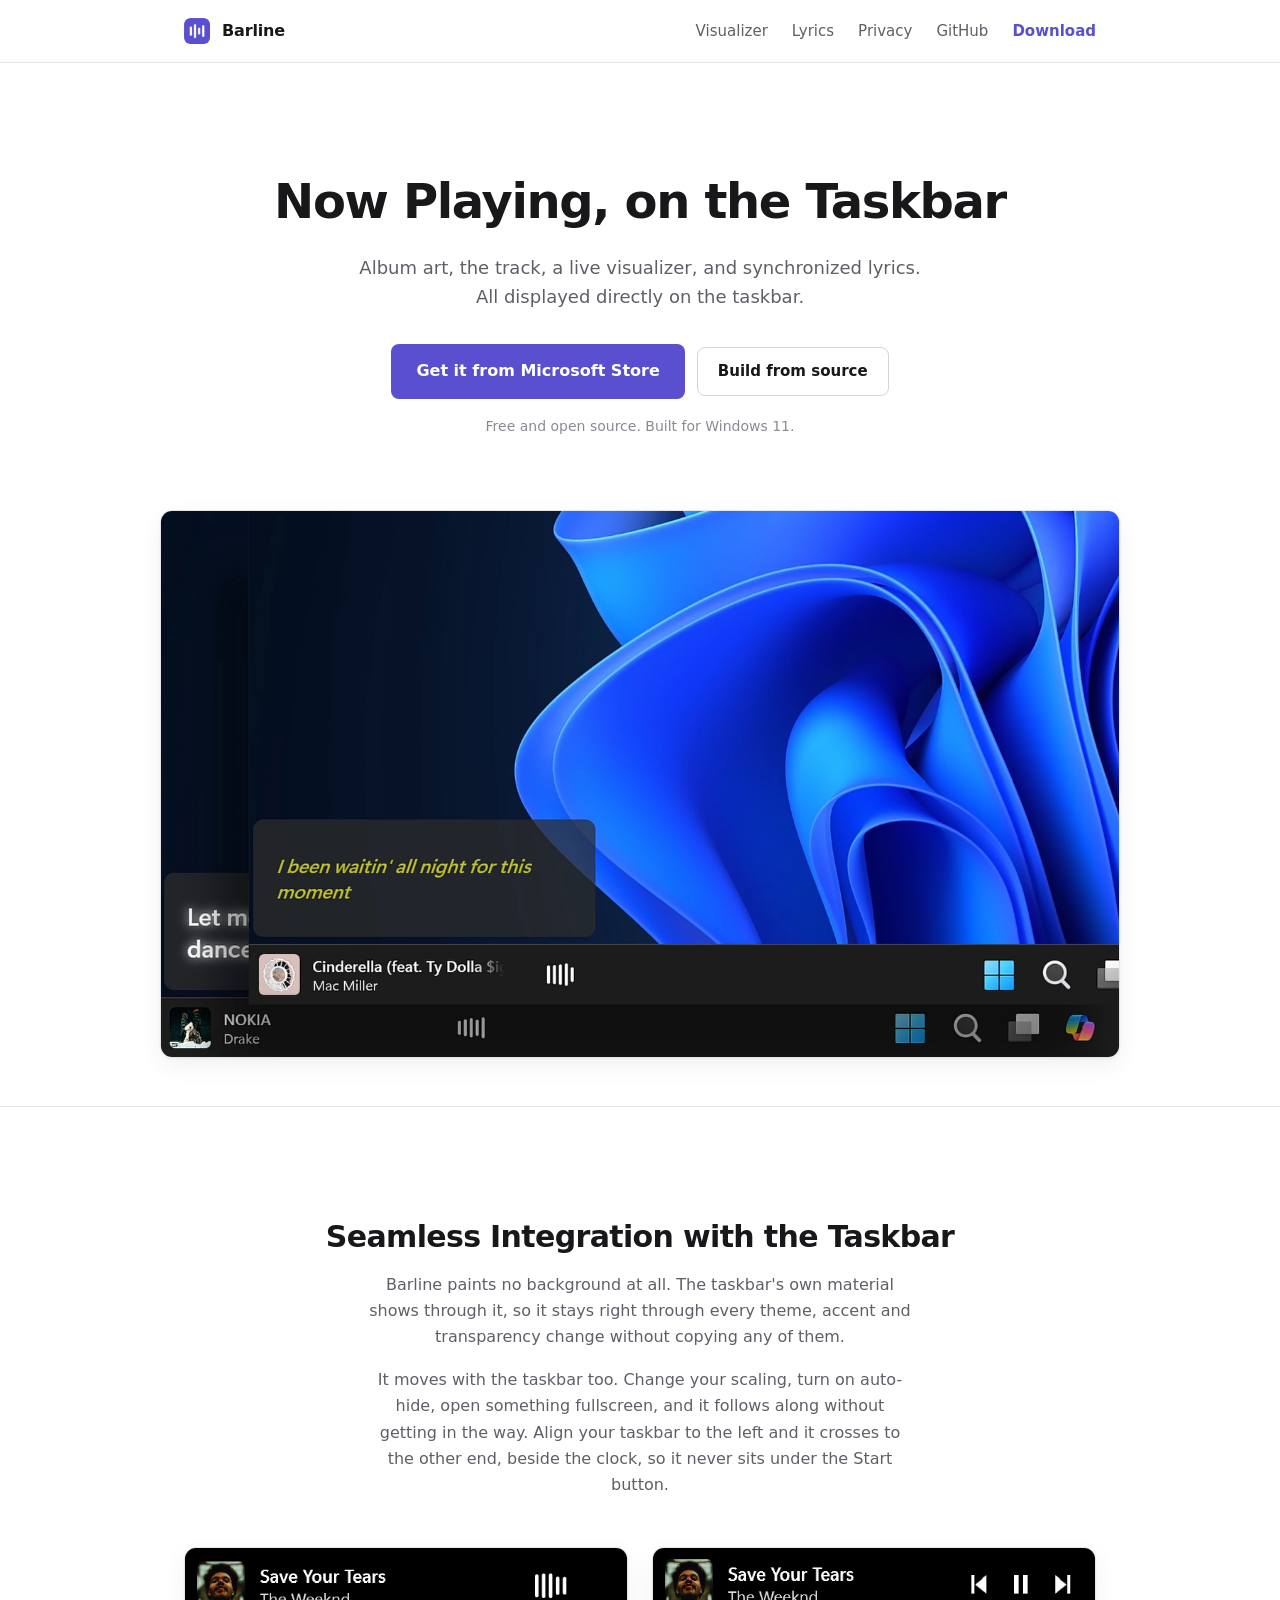
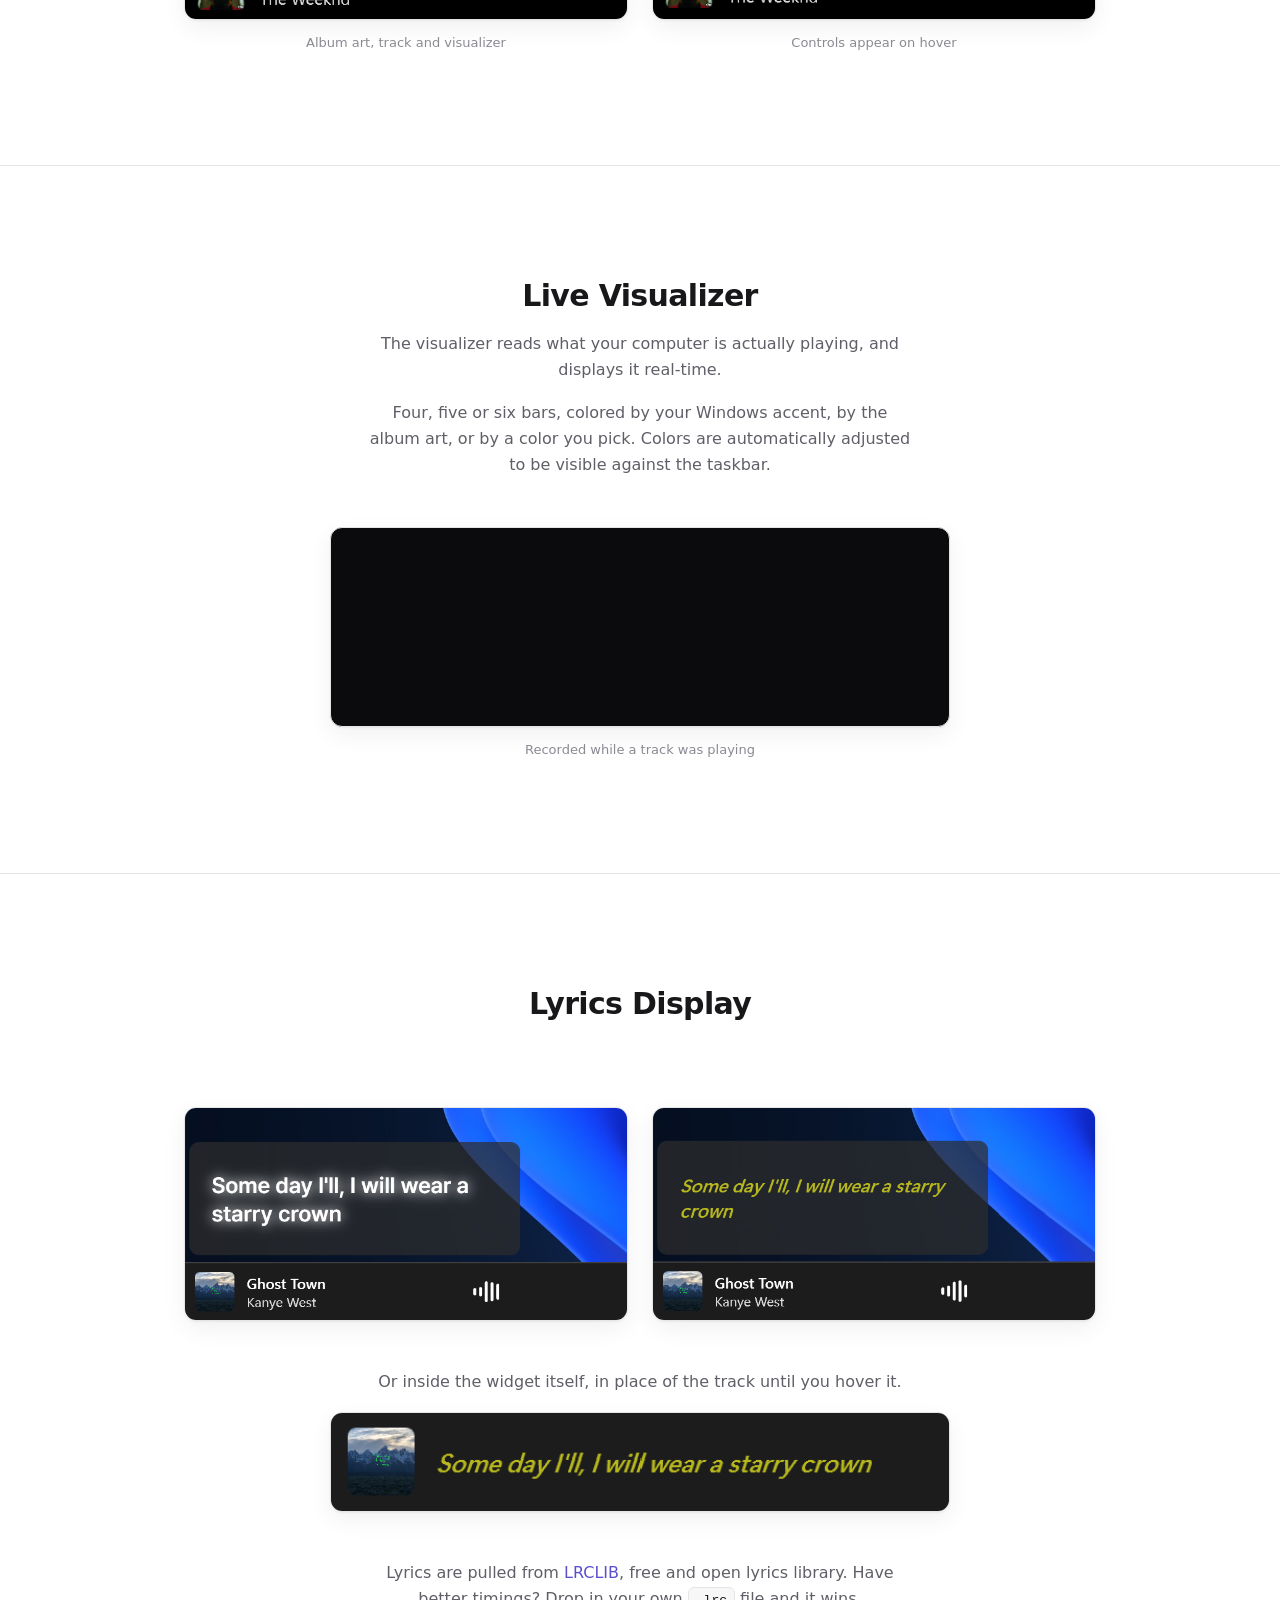
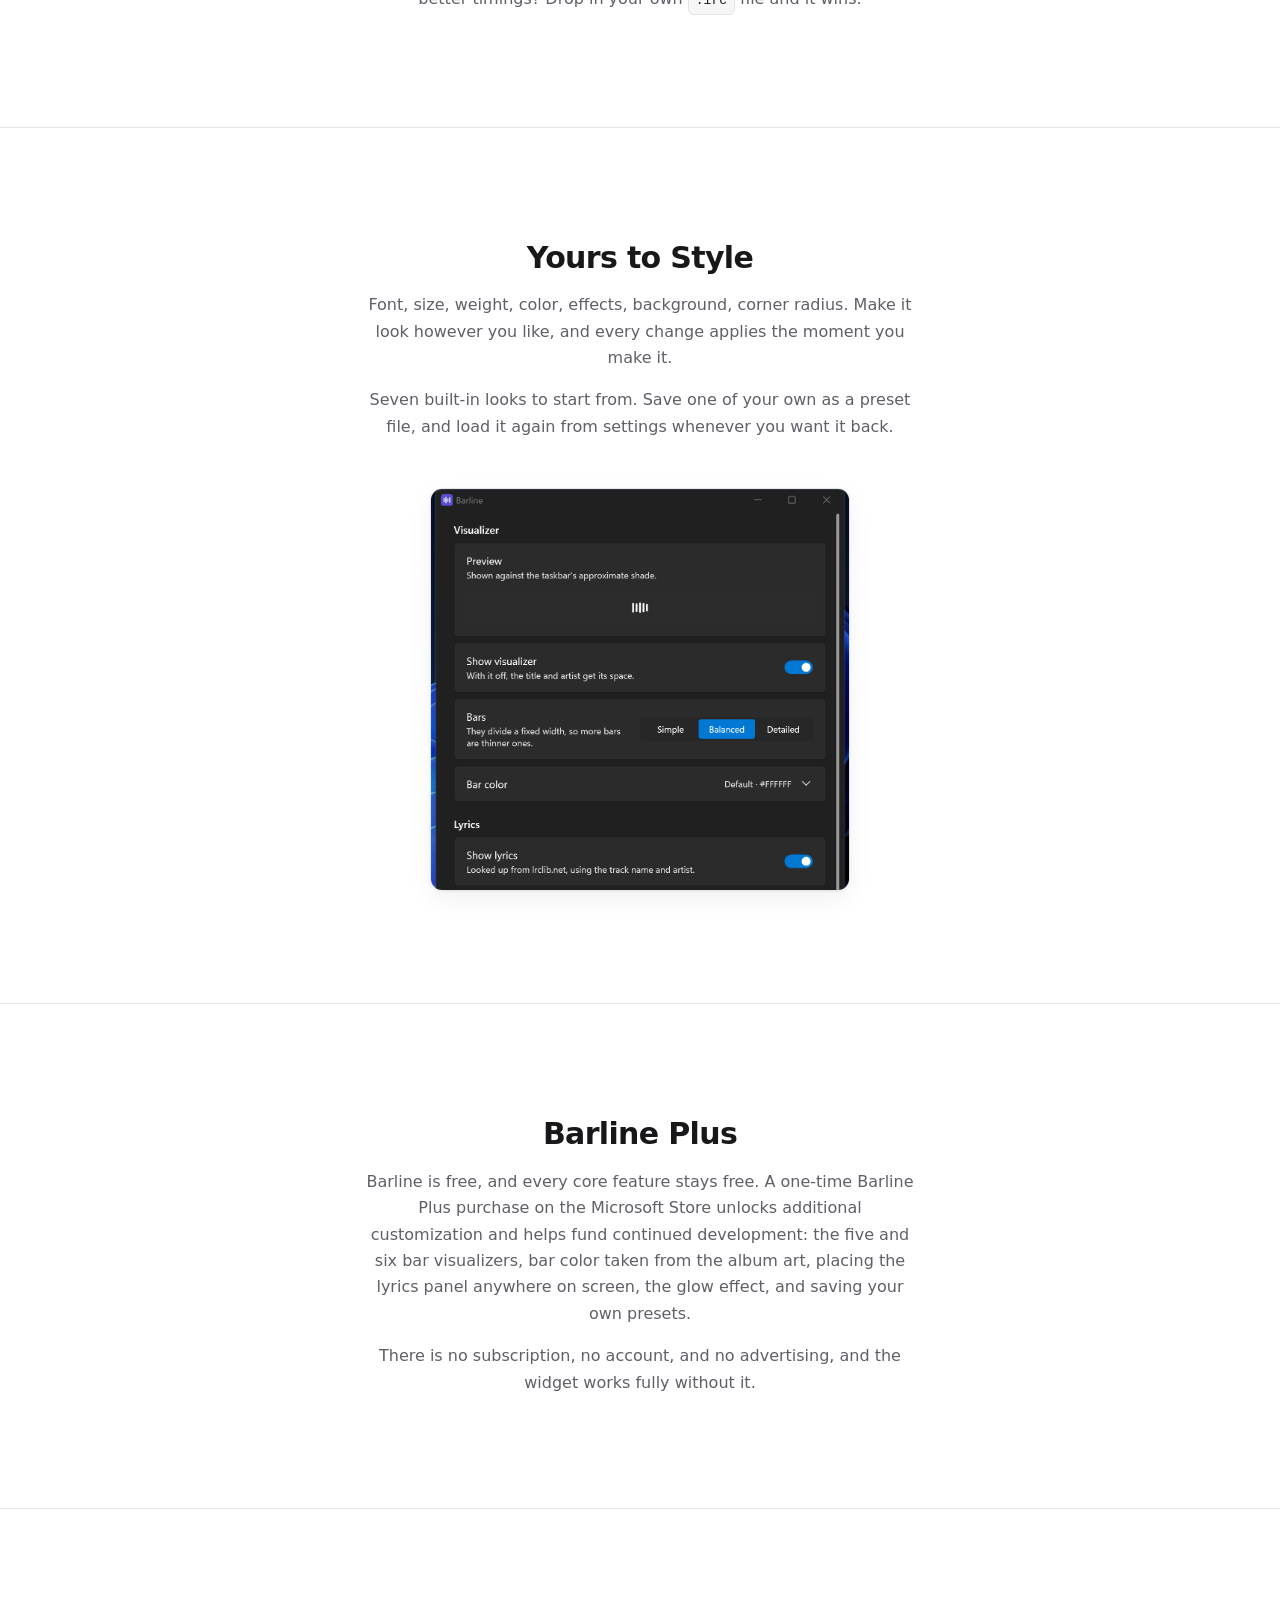
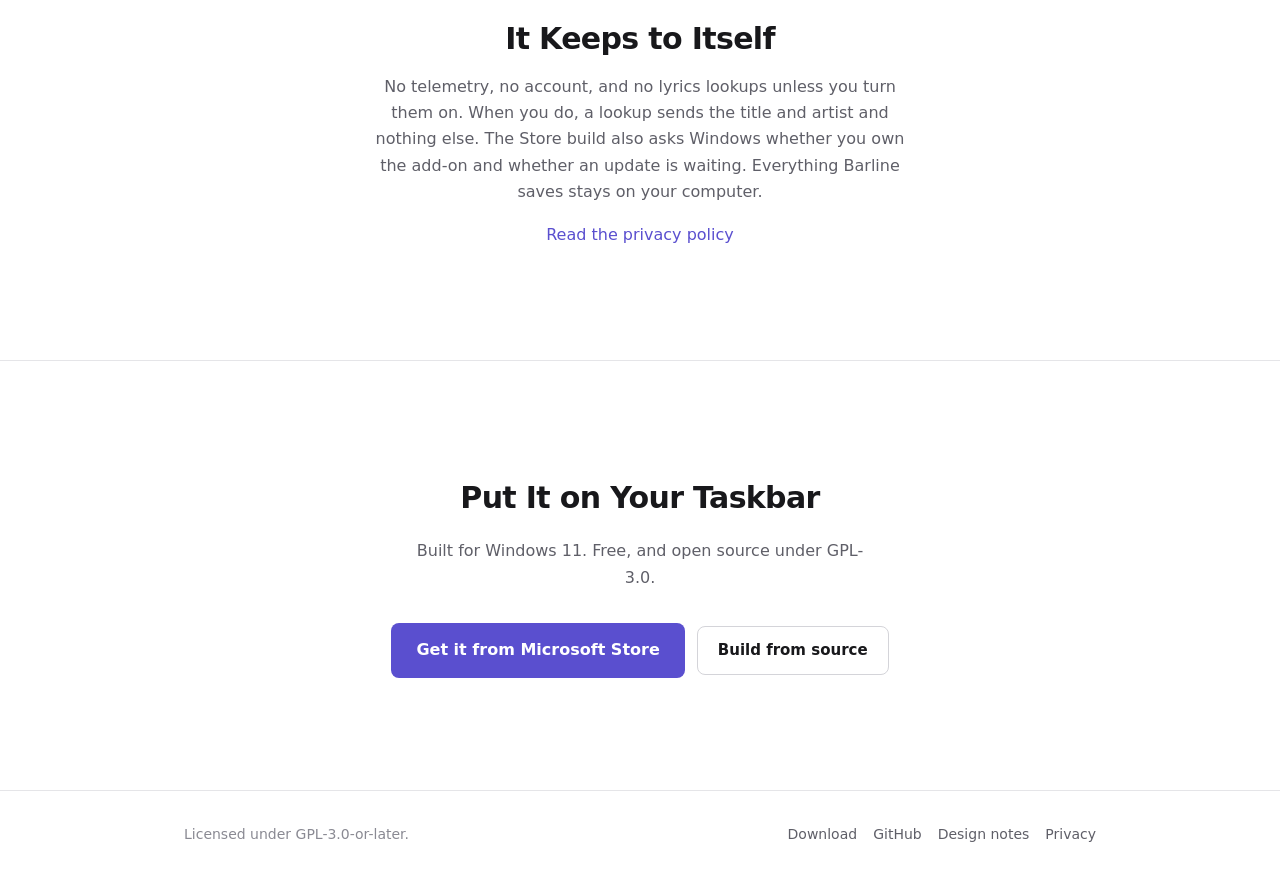
<file: site/index.html>
<!DOCTYPE html>
<html lang="en">

<head>
    <meta charset="utf-8">
    <meta name="viewport" content="width=device-width, initial-scale=1">
    <title>Barline · A now-playing widget for the Windows 11 taskbar</title>
    <meta name="description"
          content="Album art, the track, a live audio visualizer and word-by-word lyrics, on the Windows 11 taskbar. Free and open source.">
    <link rel="icon" href="img/icon.png">
    <link rel="stylesheet" href="style.css">

    <meta property="og:title" content="Barline">
    <meta property="og:description"
          content="A now-playing widget for the Windows 11 taskbar, with a live audio visualizer and synced lyrics.">
    <meta property="og:image" content="img/main-screenshot.png">
    <meta property="og:type" content="website">

    <!--
        Set before first paint, so nothing can appear and then be hidden again.
        Only when scripting is on and the reader has not asked for less motion:
        without both, the page stays as written and everything is visible.
    -->
    <script>
        if (!matchMedia("(prefers-reduced-motion: reduce)").matches) {
            document.documentElement.classList.add("reveal-on");
        }
    </script>
</head>

<body>

    <header>
        <div class="wrap bar">
            <a class="brand" href="./">
                <img src="img/icon.png" alt="">
                Barline
            </a>
            <nav>
                <a href="#visualizer">Visualizer</a>
                <a href="#lyrics">Lyrics</a>
                <a href="privacy.html">Privacy</a>
                <a href="https://github.com/madeitdisfar/Barline">GitHub</a>
                <a class="nav-cta" href="download.html">Download</a>
            </nav>
        </div>
    </header>

    <main>

        <div class="wrap hero">
            <h1>Now Playing, on the Taskbar</h1>
            <p class="lede">
                Album art, the track, a live visualizer, and synchronized lyrics.
                All displayed directly on the taskbar.
            </p>

            <div class="actions">
                <a class="btn btn-store"
                   href="https://apps.microsoft.com/detail/9MVWJBV9SBC4?cid=site-hero">
                    Get it from Microsoft Store
                </a>
                <a class="btn btn-secondary" href="download.html">Build from source</a>
            </div>

            <p class="note">Free and open source. Built for Windows 11.</p>

            <figure class="shot-hero fig-wide">
                <img class="shot" src="img/main-screenshot.png"
                     alt="Barline running on the Windows 11 taskbar">
            </figure>
        </div>

        <section id="taskbar">
            <div class="wrap">
                <h2>Seamless Integration with the Taskbar</h2>
                <p>
                    Barline paints no background at all. The taskbar's own material shows
                    through it, so it stays right through every theme, accent and
                    transparency change without copying any of them.
                </p>
                <p>
                    It moves with the taskbar too. Change your scaling, turn on auto-hide,
                    open something fullscreen, and it follows along without getting in the way.
                    Align your taskbar to the left and it crosses to the other end, beside
                    the clock, so it never sits under the Start button.
                </p>

                <div class="pair">
                    <figure>
                        <img class="shot" src="img/screenshot.png"
                             alt="Album art, title and artist on the taskbar">
                        <figcaption>Album art, track and visualizer</figcaption>
                    </figure>
                    <figure>
                        <img class="shot" src="img/screenshot-2.png"
                             alt="Transport controls shown on hover">
                        <figcaption>Controls appear on hover</figcaption>
                    </figure>
                </div>
            </div>
        </section>

        <section id="visualizer">
            <div class="wrap">
                <h2>Live Visualizer</h2>
                <p>
                    The visualizer reads what your computer is actually playing, and displays it real-time.
                </p>
                <p>
                    Four, five or six bars, colored by your Windows accent, by the album
                    art, or by a color you pick.
                    Colors are automatically adjusted to be visible against the taskbar.
                </p>

                <figure class="fig-strip">
                    <video class="shot clip" src="img/visualizer.mp4"
                           autoplay muted loop playsinline preload="metadata"
                           disablepictureinpicture
                           aria-label="The visualizer bars moving with music as it plays"></video>
                    <figcaption>Recorded while a track was playing</figcaption>
                </figure>
            </div>
        </section>

        <section id="lyrics">
            <div class="wrap">
                <h2>Lyrics Display</h2>
                <p>
                    Lyrics are displayed in a floating panel above the
                    taskbar, which you can move, resize and give a look you choose.
                </p>

                <div class="pair">
                    <figure>
                        <img class="shot" src="img/lyrics-panel.png"
                             alt="The lyrics panel above the taskbar">
                    </figure>
                    <figure>
                        <img class="shot" src="img/lyrics-panel-2.png"
                             alt="The lyrics panel in a different style">
                    </figure>
                </div>

                <p style="margin-top: var(--s7)">
                    Or inside the widget itself, in place of the track until you hover it.
                </p>

                <figure class="fig-strip">
                    <img class="shot" src="img/lyrics-inline.png"
                         alt="Lyrics shown inside the widget">
                </figure>

                <p style="margin-top: var(--s7); margin-bottom: 0">
                    Lyrics are pulled from <a href="https://lrclib.net">LRCLIB</a>, free and open lyrics library.
                    Have better timings? Drop in your own
                    <span class="path">.lrc</span> file and it wins.
                </p>
            </div>
        </section>

        <section id="settings">
            <div class="wrap">
                <h2>Yours to Style</h2>
                <p>
                    Font, size, weight, color, effects, background, corner radius. Make it
                    look however you like, and every change applies the moment you make it.
                </p>
                <p>
                    Seven built-in looks to start from. Save one of your own as a preset
                    file, and load it again from settings whenever you want it back.
                </p>

                <figure class="fig-tall">
                    <img class="shot" src="img/settings.png" alt="The Barline settings window">
                </figure>
            </div>
        </section>

        <section id="plus">
            <div class="wrap lead-only">
                <h2>Barline Plus</h2>
                <p>
                    Barline is free, and every core feature stays free. A one-time Barline
                    Plus purchase on the Microsoft Store unlocks additional customization
                    and helps fund continued development: the five and six bar visualizers,
                    bar color taken from the album art, placing the lyrics panel anywhere on
                    screen, the glow effect, and saving your own presets.
                </p>
                <p>
                    There is no subscription, no account, and no advertising, and the widget
                    works fully without it.
                </p>
            </div>
        </section>

        <section id="privacy-note">
            <div class="wrap lead-only">
                <h2>It Keeps to Itself</h2>
                <p>
                    No telemetry, no account, and no lyrics lookups unless you turn them on.
                    When you do, a lookup sends the title and artist and nothing else. The
                    Store build also asks Windows whether you own the add-on and whether an
                    update is waiting. Everything Barline saves stays on your computer.
                </p>
                <p style="margin-bottom: 0"><a href="privacy.html">Read the privacy policy</a></p>
            </div>
        </section>

        <div class="closing">
            <div class="wrap">
                <h2>Put It on Your Taskbar</h2>
                <p>Built for Windows 11. Free, and open source under GPL-3.0.</p>
                <div class="actions">
                    <a class="btn btn-store"
                       href="https://apps.microsoft.com/detail/9MVWJBV9SBC4?cid=site-cta">
                        Get it from Microsoft Store
                    </a>
                    <a class="btn btn-secondary" href="download.html">Build from source</a>
                </div>
            </div>
        </div>

    </main>

    <footer>
        <div class="wrap foot">
            <span>Licensed under GPL-3.0-or-later.</span>
            <nav>
                <a href="download.html">Download</a>
                <a href="https://github.com/madeitdisfar/Barline">GitHub</a>
                <a href="https://github.com/madeitdisfar/Barline/blob/main/docs/design.md">Design notes</a>
                <a href="privacy.html">Privacy</a>
            </nav>
        </div>
    </footer>

    <script>
        (function () {
            var root = document.documentElement;
            var still = matchMedia("(prefers-reduced-motion: reduce)").matches;

            // A clip that loops on its own is the one thing here that genuinely
            // moves, so it stops for anyone who has asked for less of that. The
            // section says what it shows, so nothing is lost holding it still.
            if (still) {
                var clips = document.querySelectorAll("video.clip");
                for (var c = 0; c < clips.length; c++) {
                    clips[c].removeAttribute("autoplay");
                    clips[c].pause();
                }
            }

            if (!root.classList.contains("reveal-on") || !window.IntersectionObserver) return;

            // Chosen here rather than marked up in the HTML, so the page reads as
            // content rather than as a list of things waiting to be animated.
            var items = document.querySelectorAll(
                "section h2, section p, section .pair, section figure, .closing h2, .closing p, .closing .actions"
            );

            var seen = new IntersectionObserver(function (entries) {
                entries.forEach(function (entry) {
                    if (!entry.isIntersecting) return;
                    entry.target.classList.add("shown");
                    // Once only. Re-running it on the way back up turns a page into
                    // something that will not sit still.
                    seen.unobserve(entry.target);
                });
            }, { rootMargin: "0px 0px -8% 0px", threshold: 0.05 });

            for (var i = 0; i < items.length; i++) {
                var item = items[i];

                // Anything already on screen is shown outright, with no starting
                // state to animate away from. Following a link straight to a
                // section, or reloading part way down, would otherwise land on
                // content that stays hidden until something scrolls.
                if (item.getBoundingClientRect().top < window.innerHeight) {
                    item.classList.add("reveal", "shown");
                    continue;
                }

                item.classList.add("reveal");
                seen.observe(item);
            }
        })();
    </script>

</body>

</html>
</file>
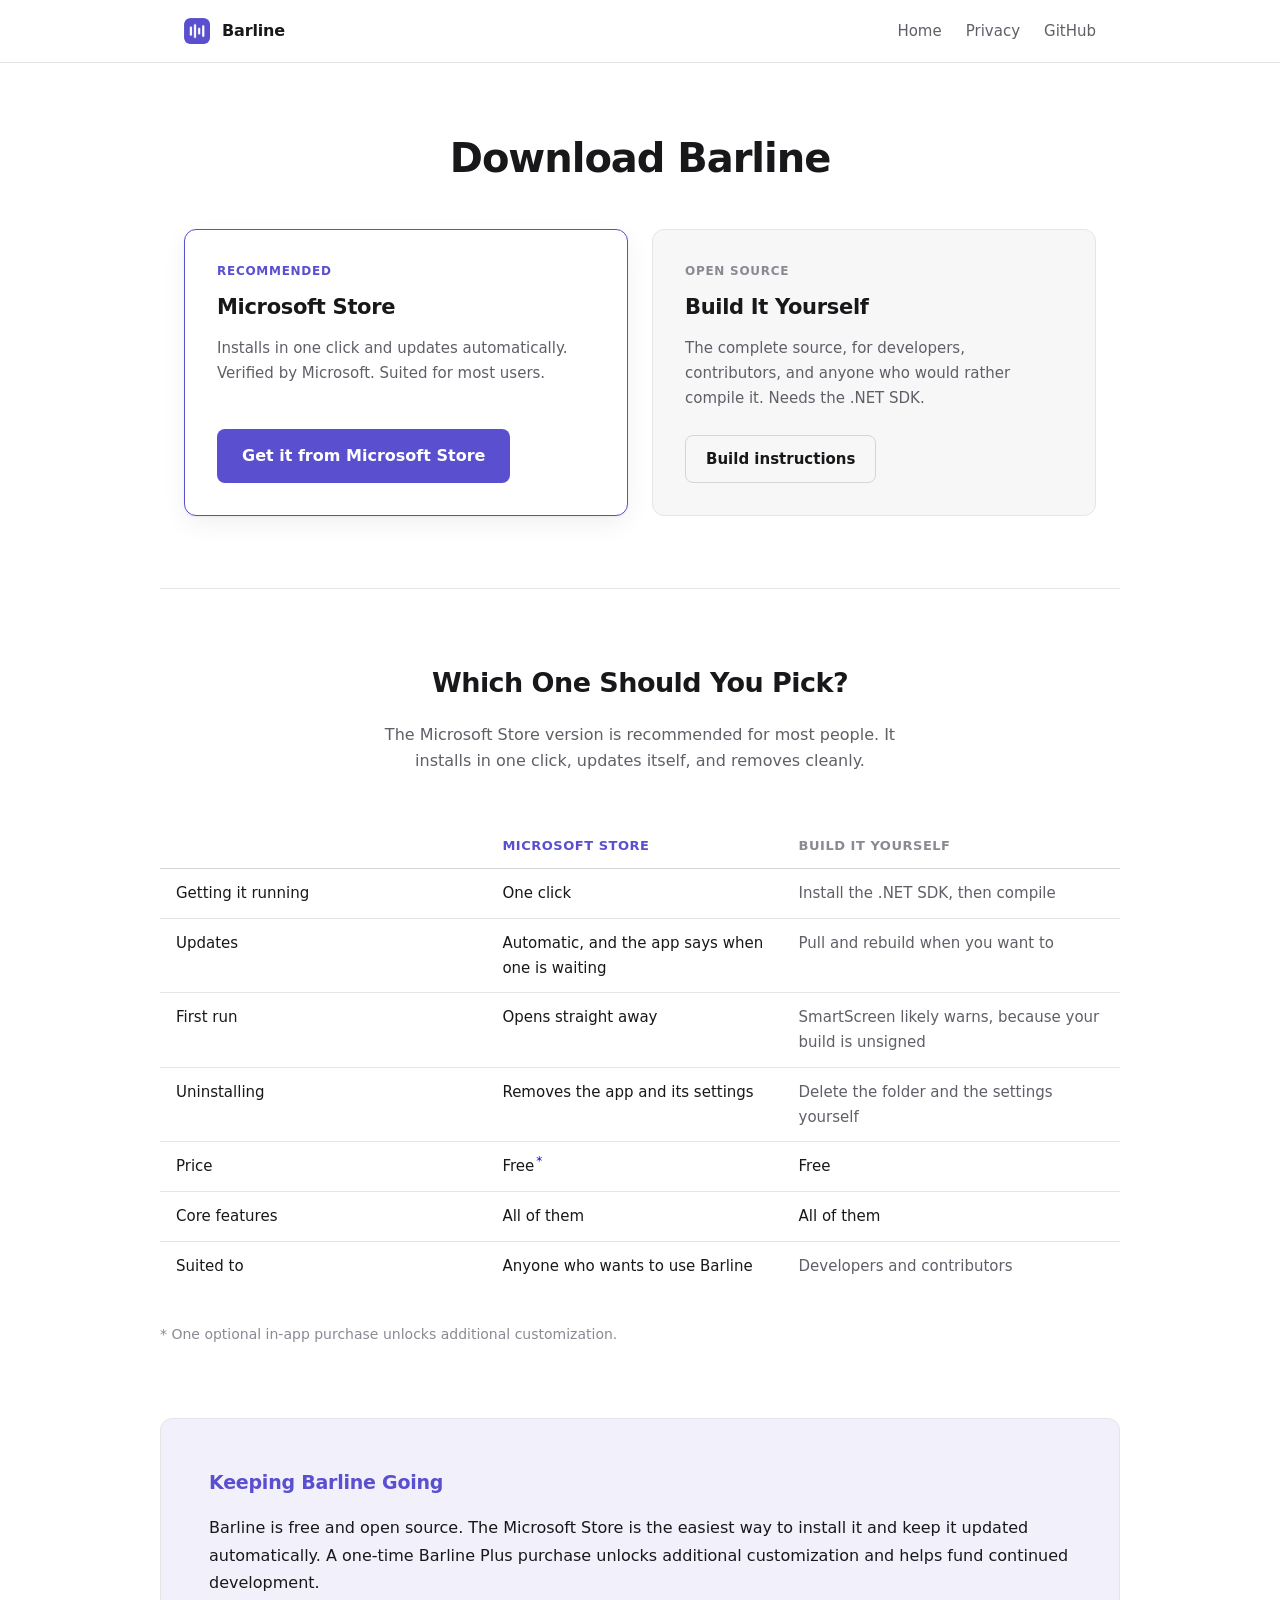
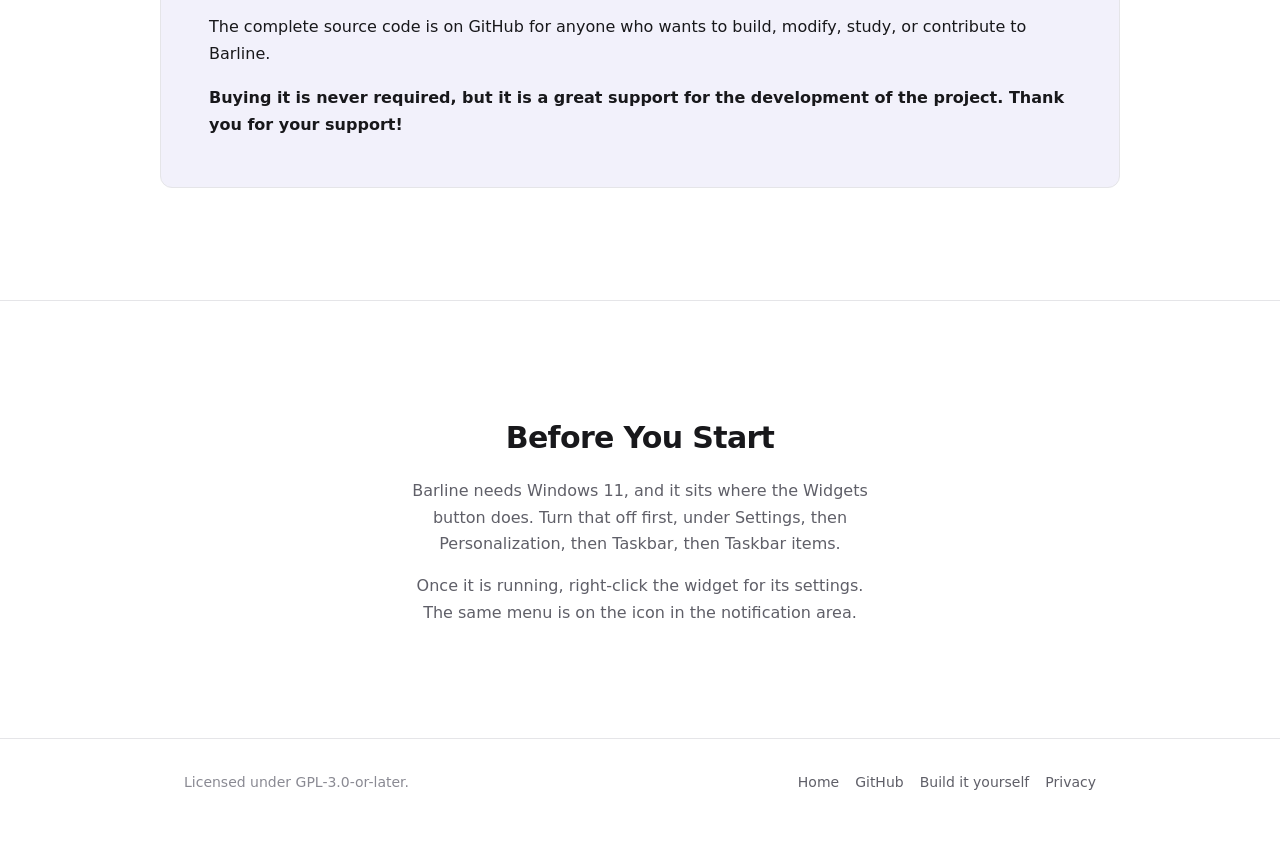
<file: site/download.html>
<!DOCTYPE html>
<html lang="en">

<head>
    <meta charset="utf-8">
    <meta name="viewport" content="width=device-width, initial-scale=1">
    <title>Download · Barline</title>
    <meta name="description"
          content="Get Barline from the Microsoft Store, or build it from the source on GitHub. Both are free and the same app.">
    <link rel="icon" href="img/icon.png">
    <link rel="stylesheet" href="style.css">
</head>

<body>

    <header>
        <div class="wrap bar">
            <a class="brand" href="./">
                <img src="img/icon.png" alt="">
                Barline
            </a>
            <nav>
                <a href="./">Home</a>
                <a href="privacy.html">Privacy</a>
                <a href="https://github.com/madeitdisfar/Barline">GitHub</a>
            </nav>
        </div>
    </header>

    <main>

        <div class="wrap page-head">
            <h1>Download Barline</h1>
        </div>

        <div class="wrap">
            <div class="options">

                <div class="option option-primary">
                    <span class="kicker">Recommended</span>
                    <h2>Microsoft Store</h2>
                    <p>
                        Installs in one click and updates automatically. Verified by
                        Microsoft. Suited for most users.
                    </p>
                    <a class="btn btn-store"
                       href="https://apps.microsoft.com/detail/9MVWJBV9SBC4?cid=site-download">
                        Get it from Microsoft Store
                    </a>
                </div>

                <div class="option">
                    <span class="kicker plain">Open source</span>
                    <h2>Build It Yourself</h2>
                    <p>
                        The complete source, for developers, contributors, and anyone who
                        would rather compile it. Needs the .NET SDK.
                    </p>
                    <a class="btn btn-secondary"
                       href="https://github.com/madeitdisfar/Barline/blob/main/CONTRIBUTING.md">
                        Build instructions
                    </a>
                </div>

            </div>
        </div>

        <div class="wrap compare">
            <h2>Which One Should You Pick?</h2>
            <p class="intro">
                The Microsoft Store version is recommended for most people. It installs in
                one click, updates itself, and removes cleanly.
            </p>

            <div class="table-scroll">
                <table>
                    <thead>
                        <tr>
                            <th scope="col"></th>
                            <th scope="col" class="col-store">Microsoft Store</th>
                            <th scope="col">Build it yourself</th>
                        </tr>
                    </thead>
                    <tbody>
                        <tr>
                            <th scope="row">Getting it running</th>
                            <td class="yes">One click</td>
                            <td>Install the .NET SDK, then compile</td>
                        </tr>
                        <tr>
                            <th scope="row">Updates</th>
                            <td class="yes">Automatic, and the app says when one is waiting</td>
                            <td>Pull and rebuild when you want to</td>
                        </tr>
                        <tr>
                            <th scope="row">First run</th>
                            <td class="yes">Opens straight away</td>
                            <td>SmartScreen likely warns, because your build is unsigned</td>
                        </tr>
                        <tr>
                            <th scope="row">Uninstalling</th>
                            <td class="yes">Removes the app and its settings</td>
                            <td>Delete the folder and the settings yourself</td>
                        </tr>
                        <tr>
                            <th scope="row">Price</th>
                            <td class="yes">Free<a href="#iap" class="fn">*</a></td>
                            <td class="yes">Free</td>
                        </tr>
                        <tr>
                            <th scope="row">Core features</th>
                            <td class="yes">All of them</td>
                            <td class="yes">All of them</td>
                        </tr>
                        <tr>
                            <th scope="row">Suited to</th>
                            <td class="yes">Anyone who wants to use Barline</td>
                            <td>Developers and contributors</td>
                        </tr>
                    </tbody>
                </table>
            </div>

            <p id="iap" class="footnote">
                * One optional in-app purchase unlocks additional customization.
            </p>

            <div class="sustain">
                <h3>Keeping Barline Going</h3>
                <p>
                    Barline is free and open source. The Microsoft Store is the easiest way
                    to install it and keep it updated automatically. A one-time Barline Plus
                    purchase unlocks additional customization and helps fund continued
                    development.
                </p>
                <p>
                    The complete source code is on GitHub for anyone who wants to build,
                    modify, study, or contribute to Barline.
                </p>
                <p class="thanks">
                    Buying it is never required, but it is a great support for the development of the project.
                    Thank you for your support!
                </p>
            </div>
        </div>

        <div class="closing">
            <div class="wrap">
                <h2>Before You Start</h2>
                <p>
                    Barline needs Windows 11, and it sits where the Widgets button does. Turn
                    that off first, under Settings, then Personalization, then Taskbar, then
                    Taskbar items.
                </p>
                <p style="margin-top: var(--s4)">
                    Once it is running, right-click the widget for its settings. The same menu
                    is on the icon in the notification area.
                </p>
            </div>
        </div>

    </main>

    <footer>
        <div class="wrap foot">
            <span>Licensed under GPL-3.0-or-later.</span>
            <nav>
                <a href="./">Home</a>
                <a href="https://github.com/madeitdisfar/Barline">GitHub</a>
                <a href="https://github.com/madeitdisfar/Barline/blob/main/CONTRIBUTING.md">Build it yourself</a>
                <a href="privacy.html">Privacy</a>
            </nav>
        </div>
    </footer>

</body>

</html>
</file>
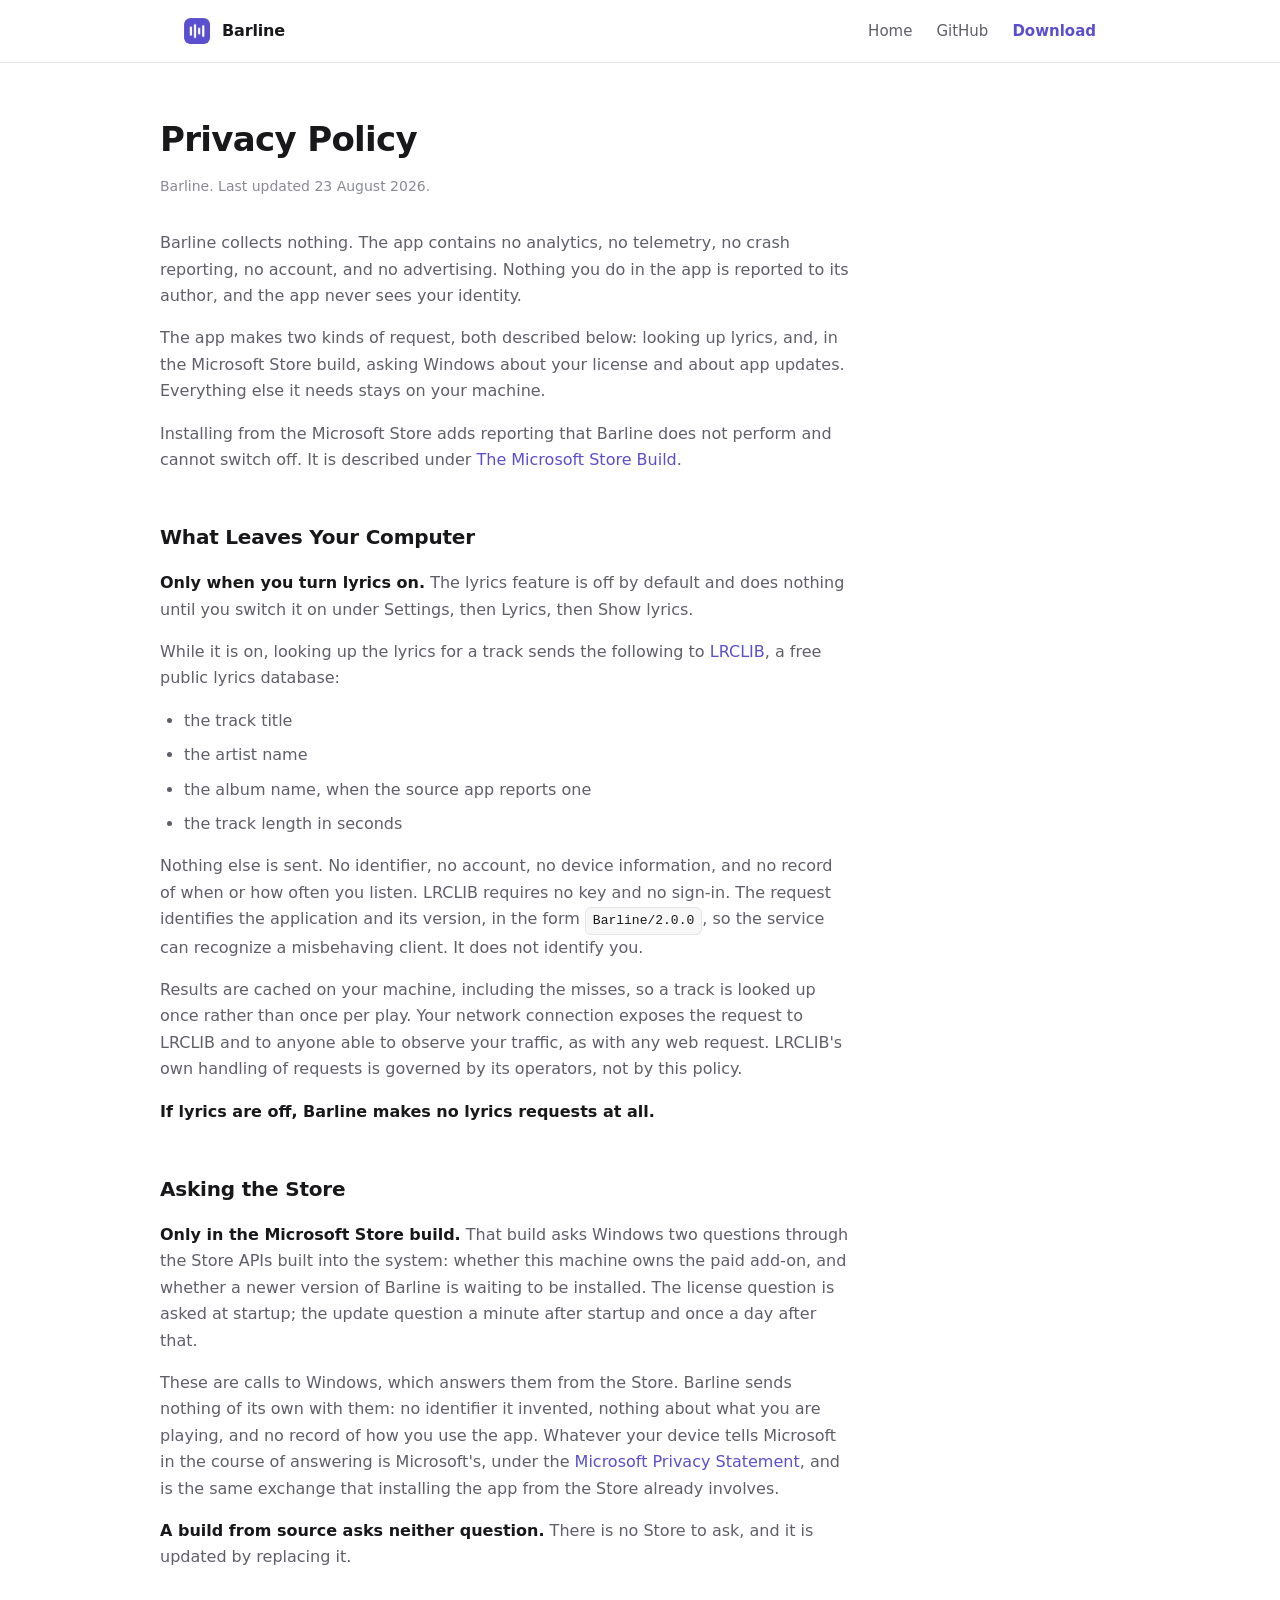
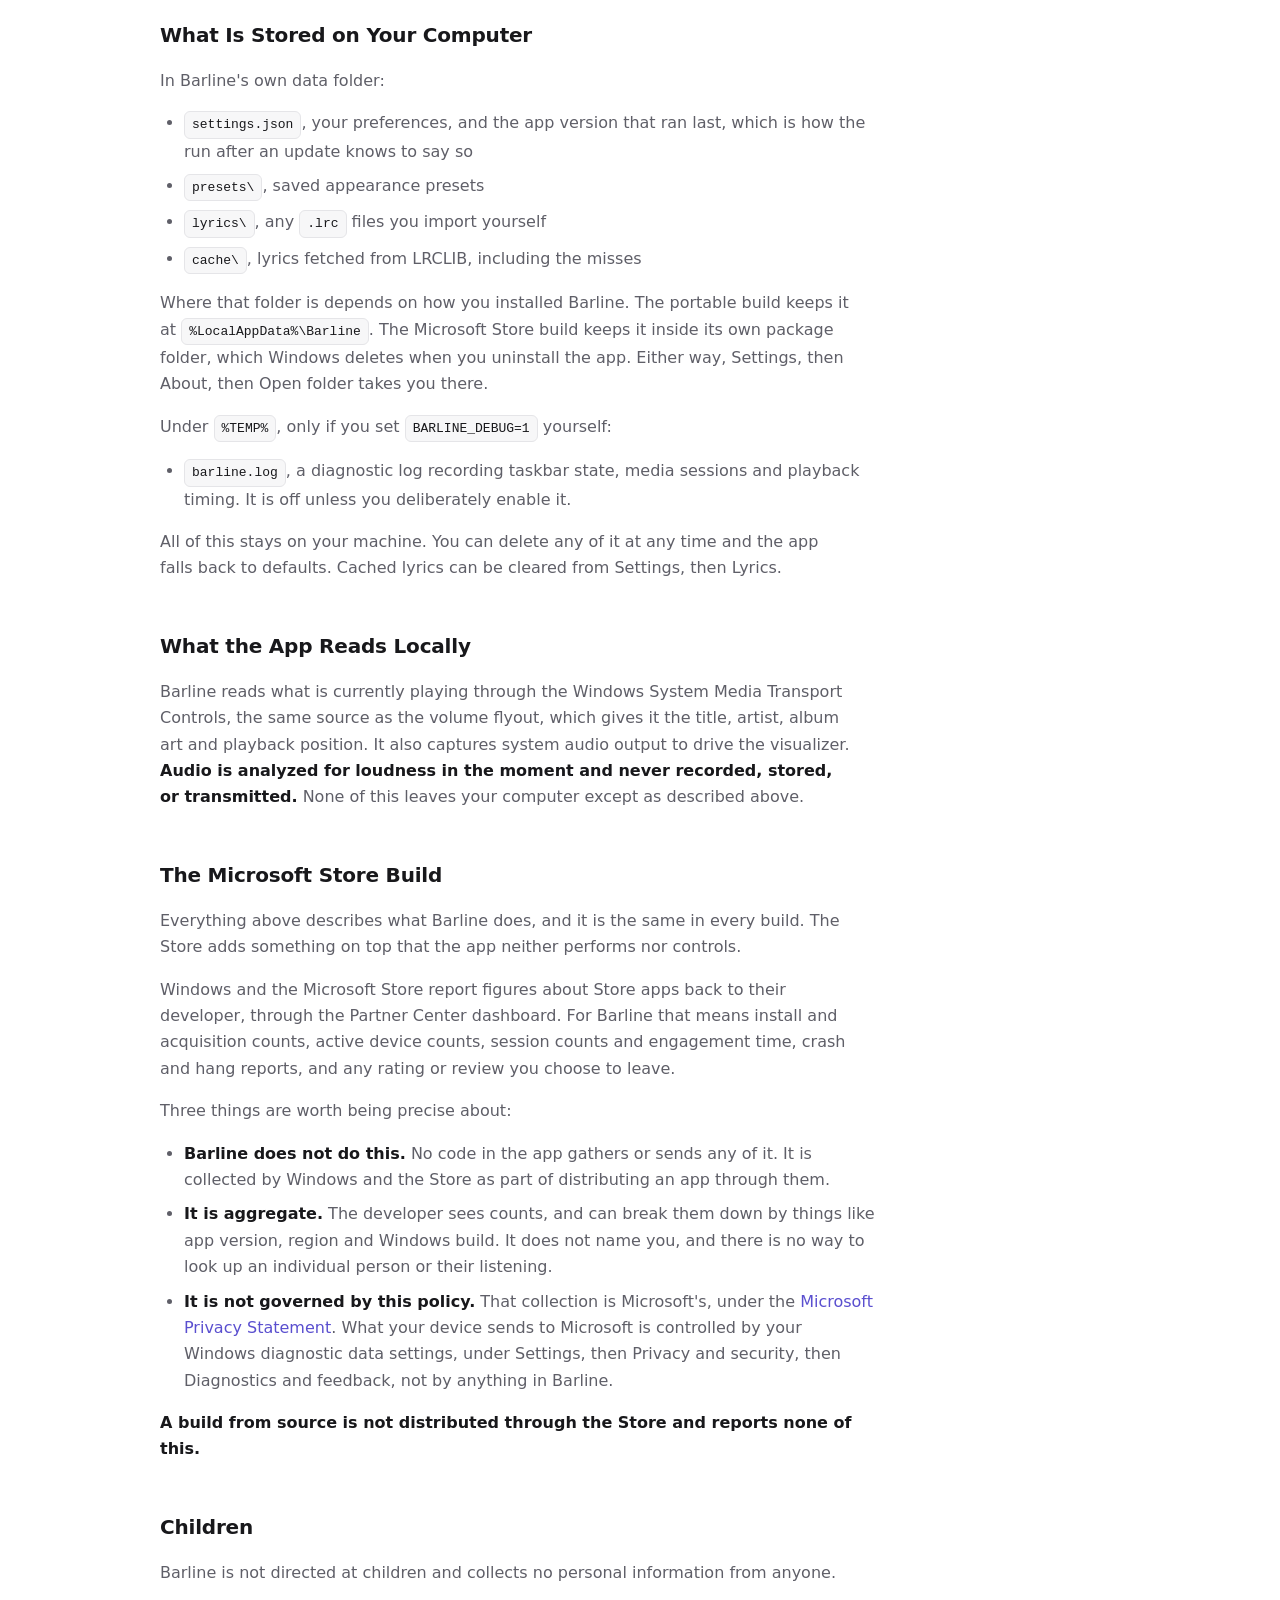
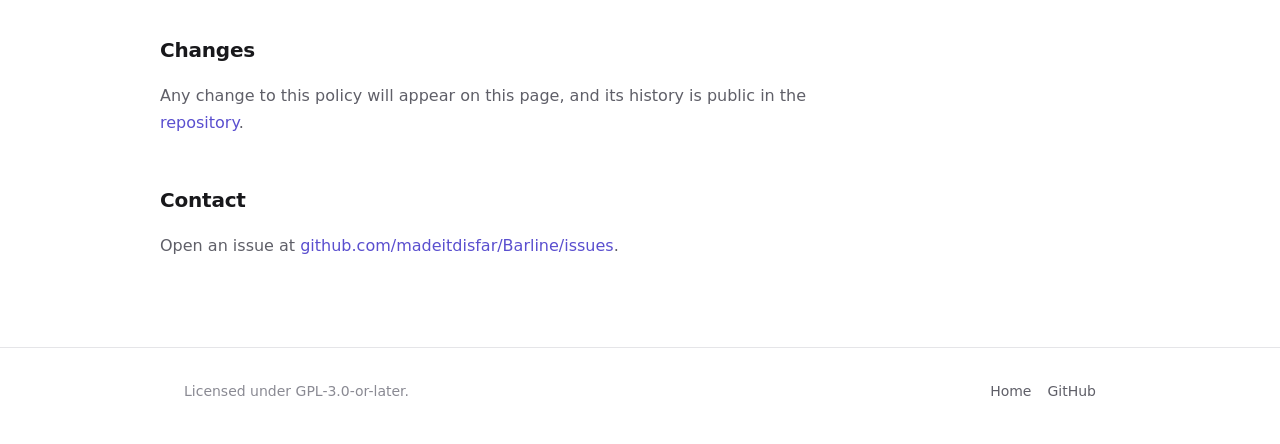
<file: site/privacy.html>
<!DOCTYPE html>
<html lang="en">

<head>
    <meta charset="utf-8">
    <meta name="viewport" content="width=device-width, initial-scale=1">
    <title>Privacy Policy · Barline</title>
    <meta name="description"
          content="Barline collects nothing. What leaves your computer, what stays on it, and when.">
    <link rel="icon" href="img/icon.png">
    <link rel="stylesheet" href="style.css">
</head>

<body>

    <header>
        <div class="wrap bar">
            <a class="brand" href="./">
                <img src="img/icon.png" alt="">
                Barline
            </a>
            <nav>
                <a href="./">Home</a>
                <a href="https://github.com/madeitdisfar/Barline">GitHub</a>
                <a class="nav-cta" href="download.html">Download</a>
            </nav>
        </div>
    </header>

    <main class="wrap prose">

        <h1>Privacy Policy</h1>
        <p class="updated">Barline. Last updated 23 August 2026.</p>

        <p>
            Barline collects nothing. The app contains no analytics, no telemetry, no
            crash reporting, no account, and no advertising. Nothing you do in the app is
            reported to its author, and the app never sees your identity.
        </p>
        <p>
            The app makes two kinds of request, both described below: looking up lyrics,
            and, in the Microsoft Store build, asking Windows about your license and about
            app updates. Everything else it needs stays on your machine.
        </p>
        <p>
            Installing from the Microsoft Store adds reporting that Barline does not
            perform and cannot switch off. It is described under
            <a href="#store">The Microsoft Store Build</a>.
        </p>

        <h2>What Leaves Your Computer</h2>

        <p>
            <strong>Only when you turn lyrics on.</strong> The lyrics feature is off by
            default and does nothing until you switch it on under Settings, then Lyrics,
            then Show lyrics.
        </p>
        <p>
            While it is on, looking up the lyrics for a track sends the following to
            <a href="https://lrclib.net">LRCLIB</a>, a free public lyrics database:
        </p>
        <ul>
            <li>the track title</li>
            <li>the artist name</li>
            <li>the album name, when the source app reports one</li>
            <li>the track length in seconds</li>
        </ul>
        <p>
            Nothing else is sent. No identifier, no account, no device information, and no
            record of when or how often you listen. LRCLIB requires no key and no sign-in.
            The request identifies the application and its version, in the form
            <span class="path">Barline/2.0.0</span>, so the service can recognize a
            misbehaving client. It does not identify you.
        </p>
        <p>
            Results are cached on your machine, including the misses, so a track is looked
            up once rather than once per play. Your network connection exposes the request
            to LRCLIB and to anyone able to observe your traffic, as with any web request.
            LRCLIB's own handling of requests is governed by its operators, not by this
            policy.
        </p>
        <p><strong>If lyrics are off, Barline makes no lyrics requests at all.</strong></p>

        <h2>Asking the Store</h2>

        <p>
            <strong>Only in the Microsoft Store build.</strong> That build asks Windows two
            questions through the Store APIs built into the system: whether this machine
            owns the paid add-on, and whether a newer version of Barline is waiting to be
            installed. The license question is asked at startup; the update question a
            minute after startup and once a day after that.
        </p>
        <p>
            These are calls to Windows, which answers them from the Store. Barline sends
            nothing of its own with them: no identifier it invented, nothing about what you
            are playing, and no record of how you use the app. Whatever your device tells
            Microsoft in the course of answering is Microsoft's, under the
            <a href="https://privacy.microsoft.com/privacystatement">Microsoft Privacy
            Statement</a>, and is the same exchange that installing the app from the Store
            already involves.
        </p>
        <p>
            <strong>A build from source asks neither question.</strong> There is no Store
            to ask, and it is updated by replacing it.
        </p>

        <h2>What Is Stored on Your Computer</h2>

        <p>In Barline's own data folder:</p>
        <ul>
            <li>
                <span class="path">settings.json</span>, your preferences, and the app
                version that ran last, which is how the run after an update knows to say so
            </li>
            <li><span class="path">presets\</span>, saved appearance presets</li>
            <li>
                <span class="path">lyrics\</span>, any <span class="path">.lrc</span>
                files you import yourself
            </li>
            <li>
                <span class="path">cache\</span>, lyrics fetched from LRCLIB, including
                the misses
            </li>
        </ul>
        <p>
            Where that folder is depends on how you installed Barline. The portable build
            keeps it at <span class="path">%LocalAppData%\Barline</span>. The Microsoft
            Store build keeps it inside its own package folder, which Windows deletes when
            you uninstall the app. Either way, Settings, then About, then Open folder
            takes you there.
        </p>
        <p>
            Under <span class="path">%TEMP%</span>, only if you set
            <span class="path">BARLINE_DEBUG=1</span> yourself:
        </p>
        <ul>
            <li>
                <span class="path">barline.log</span>, a diagnostic log recording taskbar
                state, media sessions and playback timing. It is off unless you
                deliberately enable it.
            </li>
        </ul>
        <p>
            All of this stays on your machine. You can delete any of it at any time and the
            app falls back to defaults. Cached lyrics can be cleared from Settings, then
            Lyrics.
        </p>

        <h2>What the App Reads Locally</h2>

        <p>
            Barline reads what is currently playing through the Windows System Media
            Transport Controls, the same source as the volume flyout, which gives it the
            title, artist, album art and playback position. It also captures system audio
            output to drive the visualizer.
            <strong>Audio is analyzed for loudness in the moment and never recorded,
                stored, or transmitted.</strong>
            None of this leaves your computer except as described above.
        </p>

        <h2 id="store">The Microsoft Store Build</h2>

        <p>
            Everything above describes what Barline does, and it is the same in every
            build. The Store adds something on top that the app neither performs nor
            controls.
        </p>
        <p>
            Windows and the Microsoft Store report figures about Store apps back to their
            developer, through the Partner Center dashboard. For Barline that means
            install and acquisition counts, active device counts, session counts and
            engagement time, crash and hang reports, and any rating or review you choose
            to leave.
        </p>
        <p>Three things are worth being precise about:</p>
        <ul>
            <li>
                <strong>Barline does not do this.</strong> No code in the app gathers or
                sends any of it. It is collected by Windows and the Store as part of
                distributing an app through them.
            </li>
            <li>
                <strong>It is aggregate.</strong> The developer sees counts, and can break
                them down by things like app version, region and Windows build. It does
                not name you, and there is no way to look up an individual person or their
                listening.
            </li>
            <li>
                <strong>It is not governed by this policy.</strong> That collection is
                Microsoft's, under the
                <a href="https://privacy.microsoft.com/privacystatement">Microsoft Privacy
                Statement</a>. What your device sends to Microsoft is controlled by your
                Windows diagnostic data settings, under Settings, then Privacy and
                security, then Diagnostics and feedback, not by anything in Barline.
            </li>
        </ul>
        <p>
            <strong>A build from source is not distributed through the Store and reports
            none of this.</strong>
        </p>

        <h2>Children</h2>

        <p>
            Barline is not directed at children and collects no personal information from
            anyone.
        </p>

        <h2>Changes</h2>

        <p>
            Any change to this policy will appear on this page, and its history is public
            in the <a href="https://github.com/madeitdisfar/Barline">repository</a>.
        </p>

        <h2>Contact</h2>

        <p>
            Open an issue at
            <a href="https://github.com/madeitdisfar/Barline/issues">github.com/madeitdisfar/Barline/issues</a>.
        </p>

    </main>

    <footer>
        <div class="wrap foot">
            <span>Licensed under GPL-3.0-or-later.</span>
            <nav>
                <a href="./">Home</a>
                <a href="https://github.com/madeitdisfar/Barline">GitHub</a>
            </nav>
        </div>
    </footer>

</body>

</html>
</file>
<file: site/style.css>
/*
   Barline site styles.

   One accent, taken from the app icon, spent only on things that can be clicked.
   Everything else is grayscale, which is what keeps a page made mostly of
   screenshots from competing with itself.

   Spacing runs on a 4px scale and type on six sizes. Both lists are deliberately
   short: the restraint is what makes a page look composed rather than assembled.
*/

:root {
    --bg: #ffffff;
    --surface: #f7f7f8;
    --surface-2: #f0f0f2;
    --border: #e5e5e8;
    --border-strong: #d4d4d9;
    --text: #18181b;
    --text-muted: #5f5f68;
    --text-faint: #8a8a93;
    --accent: #5a4fcf;
    --accent-hover: #4d43b8;
    --accent-soft: rgba(90, 79, 207, .08);
    --shadow: 0 1px 2px rgba(0, 0, 0, .05), 0 8px 24px rgba(0, 0, 0, .06);

    --s1: 4px;
    --s2: 8px;
    --s3: 12px;
    --s4: 16px;
    --s5: 24px;
    --s6: 32px;
    --s7: 48px;
    --s8: 72px;
    --s9: 112px;

    --radius: 8px;
    --radius-lg: 12px;

    /* The app's own motion, so a hover here feels like a hover there. */
    --ease: cubic-bezier(.33, 0, .67, 1);
}

@media (prefers-color-scheme: dark) {
    :root {
        --bg: #0f0f11;
        --surface: #17171a;
        --surface-2: #1d1d21;
        --border: #26262b;
        --border-strong: #33333a;
        --text: #ececee;
        --text-muted: #a1a1aa;
        --text-faint: #71717a;
        --accent: #8579f0;
        --accent-hover: #9b91f5;
        --accent-soft: rgba(133, 121, 240, .12);
        --shadow: 0 1px 2px rgba(0, 0, 0, .3), 0 8px 32px rgba(0, 0, 0, .35);
    }
}

*,
*::before,
*::after {
    box-sizing: border-box;
}

html {
    scroll-behavior: smooth;
    /* Anchors land below the sticky bar rather than under it. */
    scroll-padding-top: 88px;
}

body {
    margin: 0;
    background: var(--bg);
    color: var(--text);
    font-family: "Segoe UI Variable Text", "Segoe UI", -apple-system,
        BlinkMacSystemFont, system-ui, sans-serif;
    font-size: 16px;
    line-height: 1.65;
    -webkit-font-smoothing: antialiased;
}

.wrap {
    width: 100%;
    max-width: 960px;
    margin: 0 auto;
    padding: 0 var(--s5);
}

/* ---------- header ---------- */

/* Solid rather than blurred. A translucent bar has to fight whatever scrolls
   under it, and screenshots of a dark taskbar are exactly what it would lose to. */
header {
    position: sticky;
    top: 0;
    z-index: 20;
    background: var(--bg);
    border-bottom: 1px solid var(--border);
}

.bar {
    display: flex;
    align-items: center;
    justify-content: space-between;
    gap: var(--s4);
    height: 62px;
}

.brand {
    display: flex;
    align-items: center;
    gap: var(--s3);
    font-weight: 600;
    letter-spacing: -.01em;
    color: var(--text);
    text-decoration: none;
}

.brand img {
    width: 26px;
    height: 26px;
    border-radius: 6px;
}

nav {
    display: flex;
    align-items: center;
    gap: var(--s5);
}

nav a {
    color: var(--text-muted);
    text-decoration: none;
    font-size: 15px;
    transition: color .15s var(--ease);
}

nav a:hover {
    color: var(--text);
}

nav a.nav-cta {
    color: var(--accent);
    font-weight: 550;
}

/* ---------- hero ---------- */

.hero {
    padding: var(--s9) 0 var(--s7);
    text-align: center;
}

.hero h1 {
    margin: 0;
    font-size: 48px;
    line-height: 1.12;
    letter-spacing: -.028em;
    font-weight: 650;
}

.hero .lede {
    margin: var(--s5) auto 0;
    max-width: 32em;
    font-size: 18px;
    color: var(--text-muted);
}

.actions {
    display: flex;
    justify-content: center;
    align-items: center;
    flex-wrap: wrap;
    gap: var(--s3);
    margin-top: var(--s6);
}

.btn {
    display: inline-flex;
    align-items: center;
    gap: var(--s2);
    padding: 11px 20px;
    border-radius: var(--radius);
    border: 1px solid transparent;
    font-size: 15px;
    font-weight: 550;
    text-decoration: none;
    white-space: nowrap;
    transition: background-color .15s var(--ease), border-color .15s var(--ease),
        color .15s var(--ease);
}

/* The Store is the recommended way in, so it is the only filled button on the
   page and it sits a little larger than what is beside it. Larger, not louder:
   one step up in padding and weight is enough to be read as the first choice. */
.btn-store {
    background: var(--accent);
    color: #fff;
    padding: 13px 24px;
    font-size: 16px;
    font-weight: 600;
}

.btn-store:hover {
    background: var(--accent-hover);
}

.btn-store[aria-disabled="true"] {
    background: var(--accent-soft);
    color: var(--accent);
    border-color: var(--accent);
    cursor: default;
}

.btn-secondary {
    background: transparent;
    border-color: var(--border-strong);
    color: var(--text);
}

.btn-secondary:hover {
    border-color: var(--text-faint);
    background: var(--surface);
}

.tag {
    font-size: 12px;
    font-weight: 500;
    padding: 1px 7px;
    border-radius: 999px;
    background: var(--bg);
    border: 1px solid currentColor;
    opacity: .7;
}

.note {
    margin-top: var(--s4);
    font-size: 14px;
    color: var(--text-faint);
}

.shot-hero {
    margin-top: var(--s8);
}

/* ---------- figures ---------- */

figure {
    margin: 0 auto;
}

.shot {
    display: block;
    width: 100%;
    height: auto;
    border-radius: var(--radius-lg);
    border: 1px solid var(--border);
    box-shadow: var(--shadow);
}

figcaption {
    margin-top: var(--s3);
    font-size: 13px;
    color: var(--text-faint);
    text-align: center;
}

/* Screenshots differ enormously in shape: a taskbar strip is 6:1 and the
   settings window is nearly square. Sized per shape rather than all stretched
   to the column, which is what was making the settings window overbearing. */
.fig-strip {
    max-width: 620px;
}

.fig-panel {
    max-width: 560px;
}

.fig-tall {
    max-width: 420px;
}

.fig-wide {
    max-width: 100%;
}

/* The recording is a 16:9 frame with the widget as a strip across the middle, so
   shown whole it is mostly empty black. Cropped to the band it is actually in;
   the source is centered, so cover takes the same off the top and the bottom. */
video.clip {
    aspect-ratio: 1920 / 620;
    object-fit: cover;
    background: #0b0b0d;
}

.pair {
    display: grid;
    grid-template-columns: 1fr 1fr;
    gap: var(--s5);
    align-items: start;
}

/* ---------- sections ---------- */

section {
    padding: var(--s9) 0;
    border-top: 1px solid var(--border);
    text-align: center;
}

section h2 {
    margin: 0 0 var(--s4);
    font-size: 30px;
    line-height: 1.22;
    letter-spacing: -.022em;
    font-weight: 620;
}

section p {
    margin: 0 auto var(--s4);
    max-width: 54ch;
    color: var(--text-muted);
}

section p:last-of-type {
    margin-bottom: var(--s7);
}

section .lead-only p:last-of-type {
    margin-bottom: 0;
}

section a {
    color: var(--accent);
    text-decoration: none;
    border-bottom: 1px solid transparent;
    transition: border-color .15s var(--ease);
}

section a:hover {
    border-bottom-color: var(--accent);
}

.path {
    display: inline-block;
    padding: 2px 7px;
    border-radius: 6px;
    background: var(--surface);
    border: 1px solid var(--border);
    font-family: "Cascadia Mono", Consolas, ui-monospace, monospace;
    font-size: 13px;
    color: var(--text);
}

/* Closing call to action. No border above it, so it reads as the end of the
   page rather than one more section of it. */
.closing {
    border-top: 1px solid var(--border);
    padding: var(--s9) 0;
    text-align: center;
}

.closing h2 {
    margin: 0 0 var(--s4);
    font-size: 30px;
    letter-spacing: -.022em;
    font-weight: 620;
}

.closing p {
    margin: 0 auto;
    max-width: 46ch;
    color: var(--text-muted);
}

/* ---------- download page ---------- */

.page-head {
    padding: var(--s8) 0 var(--s7);
    text-align: center;
}

.page-head h1 {
    margin: 0;
    font-size: 40px;
    letter-spacing: -.026em;
    line-height: 1.15;
    font-weight: 650;
}

.page-head p {
    margin: var(--s4) auto 0;
    max-width: 46ch;
    color: var(--text-muted);
}

.options {
    display: grid;
    grid-template-columns: 1fr 1fr;
    gap: var(--s5);
    padding-bottom: var(--s8);
}

.option {
    display: flex;
    flex-direction: column;
    padding: var(--s6);
    border: 1px solid var(--border);
    border-radius: var(--radius-lg);
    background: var(--surface);
    text-align: left;
}

/* The recommended one is marked by a border in the accent and nothing else. A
   filled card would shout; a colored edge is enough to say which to read first. */
.option-primary {
    border-color: var(--accent);
    background: var(--bg);
    box-shadow: var(--shadow);
}

.option .kicker {
    font-size: 12px;
    font-weight: 600;
    letter-spacing: .06em;
    text-transform: uppercase;
    color: var(--accent);
    margin-bottom: var(--s2);
}

.option .kicker.plain {
    color: var(--text-faint);
}

.option h2 {
    margin: 0 0 var(--s3);
    font-size: 21px;
    letter-spacing: -.015em;
    font-weight: 620;
}

.option p {
    margin: 0 0 var(--s5);
    color: var(--text-muted);
    font-size: 15px;
    flex: 1;
}

.option .btn {
    align-self: flex-start;
}

/* ---------- comparison table ---------- */

.compare {
    padding: var(--s8) 0 var(--s9);
    border-top: 1px solid var(--border);
}

.compare h2 {
    margin: 0 0 var(--s4);
    font-size: 27px;
    letter-spacing: -.02em;
    font-weight: 620;
    text-align: center;
}

.compare .intro {
    margin: 0 auto var(--s7);
    max-width: 56ch;
    color: var(--text-muted);
    text-align: center;
}

.table-scroll {
    overflow-x: auto;
}

table {
    width: 100%;
    border-collapse: collapse;
    font-size: 15px;
    min-width: 520px;
}

th,
td {
    padding: var(--s3) var(--s4);
    text-align: left;
    border-bottom: 1px solid var(--border);
    vertical-align: top;
}

thead th {
    font-size: 13px;
    font-weight: 600;
    letter-spacing: .04em;
    text-transform: uppercase;
    color: var(--text-faint);
    border-bottom: 1px solid var(--border-strong);
}

thead th.col-store {
    color: var(--accent);
}

tbody th {
    font-weight: 500;
    color: var(--text);
    width: 34%;
}

td {
    color: var(--text-muted);
}

tbody tr:last-child th,
tbody tr:last-child td {
    border-bottom: none;
}

td.yes {
    color: var(--text);
}

.footnote {
    margin: var(--s6) 0 0;
    font-size: 14px;
    color: var(--text-faint);
    max-width: 64ch;
}

/* The asterisk in the comparison table. A link rather than bare text, so the marker
   and the note it points at are connected for a screen reader too. */
.fn {
    font-size: 12px;
    vertical-align: super;
    line-height: 0;
    margin-left: 2px;
    text-decoration: none;
}

/* ---------- sustainability ---------- */

/* The measure lives on the box rather than on the paragraphs inside it. Capping
   the text alone left it stopping short of a border that carried on without it,
   which is what read as a ragged right edge. The box is now the width of a
   comfortable line and centered in the column, so text and border end together. */
.sustain {
    margin: var(--s8) auto 0;
    padding: var(--s7);
    border: 1px solid var(--border);
    border-radius: var(--radius-lg);
    /* A tint rather than a fill, and the heading in accent. Enough to read as a
       note set apart from the table, not enough to look like an advertisement. */
    background: var(--accent-soft);
    text-align: left;
}

.sustain h3 {
    margin: 0 0 var(--s4);
    font-size: 19px;
    letter-spacing: -.012em;
    font-weight: 620;
    color: var(--accent);
}

.sustain p {
    margin: 0 0 var(--s4);
    /* Full contrast and a step up in size: this is a short passage that asks
       something of the reader, so it should not be the faintest text on the page. */
    color: var(--text);
    font-size: 16px;
    line-height: 1.72;
}

.sustain p:last-child {
    margin-bottom: 0;
}

.sustain .thanks {
    font-weight: 550;
}

@media (max-width: 700px) {
    .sustain {
        padding: var(--s5);
    }
}

/* ---------- footer ---------- */

footer {
    border-top: 1px solid var(--border);
    padding: var(--s6) 0 var(--s7);
    color: var(--text-faint);
    font-size: 14px;
}

.foot {
    display: flex;
    flex-wrap: wrap;
    gap: var(--s5);
    justify-content: space-between;
    align-items: baseline;
}

.foot nav {
    gap: var(--s4);
}

.foot a {
    color: var(--text-muted);
    text-decoration: none;
    font-size: 14px;
}

.foot a:hover {
    color: var(--text);
}

/* ---------- prose pages ---------- */

.prose {
    padding: var(--s7) 0 var(--s8);
}

.prose h1 {
    font-size: 34px;
    letter-spacing: -.02em;
    margin: 0 0 var(--s2);
}

.prose .updated {
    color: var(--text-faint);
    font-size: 14px;
    margin: 0 0 var(--s6);
}

.prose h2 {
    font-size: 20px;
    margin: var(--s7) 0 var(--s3);
    letter-spacing: -.01em;
}

.prose p,
.prose li {
    color: var(--text-muted);
    max-width: 68ch;
}

.prose ul {
    padding-left: var(--s5);
}

.prose li {
    margin-bottom: var(--s2);
}

.prose strong {
    color: var(--text);
    font-weight: 600;
}

.prose a {
    color: var(--accent);
    text-decoration: none;
}

.prose a:hover {
    text-decoration: underline;
}

/* ---------- reveal on scroll ---------- */

/*
   Scoped to .reveal-on, which exists only when scripting is available and the
   reader has not asked for reduced motion. Without it none of this applies and
   the page is simply visible, which is what anything decorative should fall
   back to.
*/
.reveal-on .reveal {
    opacity: 0;
    transform: translateY(10px);
}

.reveal-on .reveal.shown {
    opacity: 1;
    transform: none;
    transition: opacity .45s var(--ease), transform .45s var(--ease);
}

/* ---------- narrow ---------- */

@media (max-width: 760px) {
    .options {
        grid-template-columns: 1fr;
    }
}

@media (max-width: 700px) {
    html {
        scroll-padding-top: 76px;
    }

    .hero {
        padding: var(--s8) 0 var(--s6);
    }

    .hero h1 {
        font-size: 34px;
    }

    .hero .lede {
        font-size: 16px;
    }

    section,
    .closing,
    .compare {
        padding-top: var(--s8);
        padding-bottom: var(--s8);
    }

    section h2,
    .closing h2 {
        font-size: 24px;
    }

    .page-head h1 {
        font-size: 30px;
    }

    .pair {
        grid-template-columns: 1fr;
    }

    nav {
        gap: var(--s4);
    }

    nav a {
        font-size: 14px;
    }

    .shot-hero {
        margin-top: var(--s6);
    }
}
</file>
